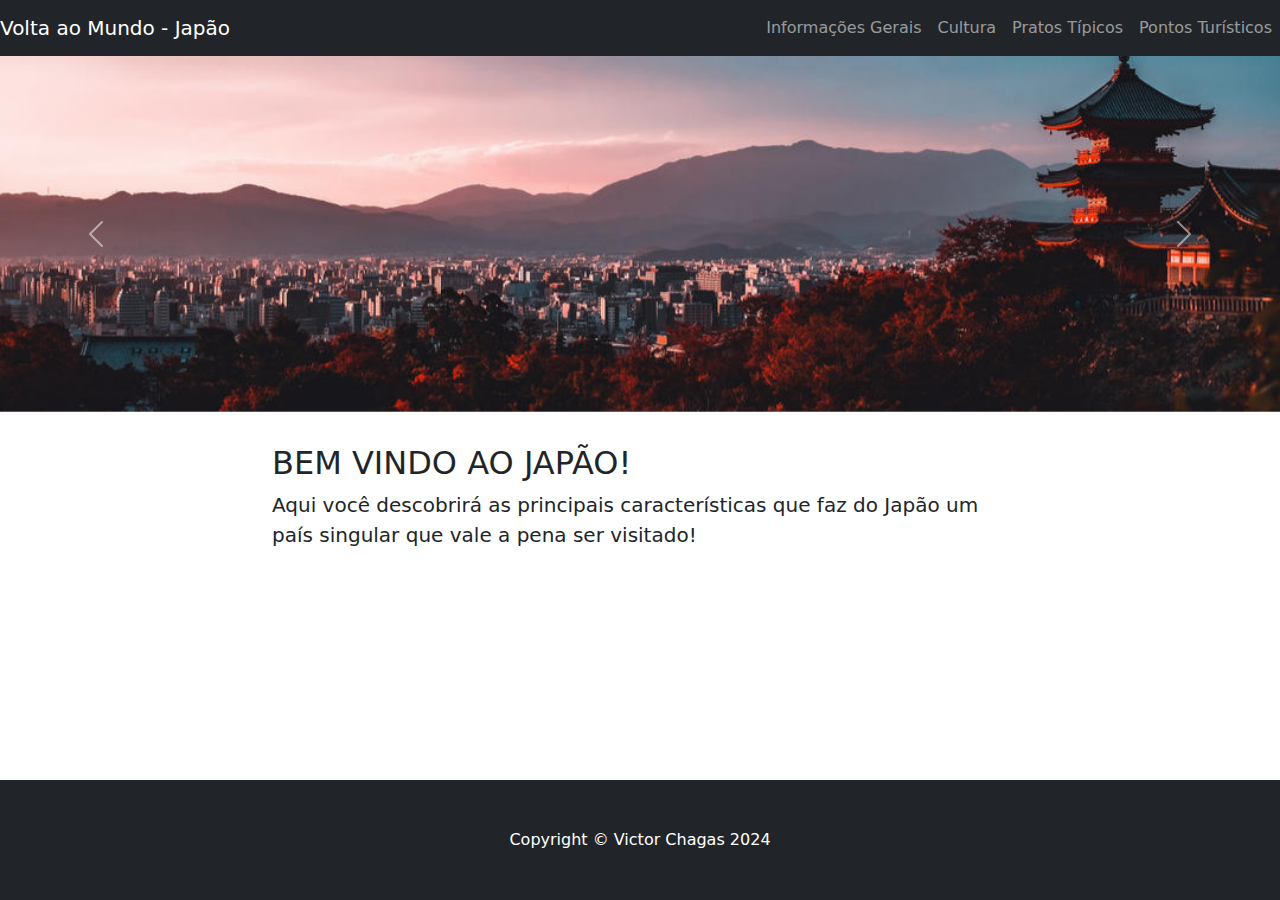
<file: index.html>
<!DOCTYPE html>
<html lang="en">
    <head>
        <meta charset="utf-8" />
        <meta name="viewport" content="width=device-width, initial-scale=1, shrink-to-fit=no" />
        <meta name="description" content="" />
        <meta name="author" content="" />
        <title>Volta ao Mundo - Japão</title>
        <link rel="icon" type="image/x-icon" href="assets/favicon.ico" />
        <link href="css/estilo.css" rel="stylesheet" />
    </head>

    <body class="d-flex flex-column min-vh-100">
        <nav class="navbar navbar-expand-lg navbar-dark bg-dark fixed-top" id="mainNav">
                <a class="navbar-brand" href="index.html">Volta ao Mundo - Japão</a>
                <button class="navbar-toggler" type="button" data-bs-toggle="collapse" data-bs-target="#navbarResponsive" aria-controls="navbarResponsive" aria-expanded="false" aria-label="Toggle navigation"><span class="navbar-toggler-icon"></span></button>
                <div class="collapse navbar-collapse" id="navbarResponsive">
                    <ul class="navbar-nav ms-auto">
                        <li class="nav-item"><a class="nav-link" href="inforgerais.html">Informações Gerais</a></li>
                        <li class="nav-item"><a class="nav-link" href="cultura.html">Cultura</a></li>
                        <li class="nav-item"><a class="nav-link" href="pratos.html">Pratos Típicos</a></li>
                        <li class="nav-item"><a class="nav-link" href="Pturisticos.html">Pontos Turísticos</a></li>
                    </ul>
                </div>
        </nav>
        <header>
            <div id="meuCarrossel" class="carousel slide" data-bs-ride="carousel">
                <div class="carousel-inner">
                  <div class="carousel-item active">
                    <img src="img/top1.jpg" class="d-block w-100" alt="...">
                  </div>
                  <div class="carousel-item">
                    <img src="img/top2.jpg" class="d-block w-100" alt="...">
                  </div>
                  <div class="carousel-item">
                    <img src="img/top3.jpg" class="d-block w-100" alt="...">
                  </div>
                </div>
                <button class="carousel-control-prev" type="button" data-bs-target="#meuCarrossel" data-bs-slide="prev">
                  <span class="carousel-control-prev-icon" aria-hidden="true"></span>
                  <span class="visually-hidden">Anterior</span>
                </button>
                <button class="carousel-control-next" type="button" data-bs-target="#meuCarrossel" data-bs-slide="next">
                  <span class="carousel-control-next-icon" aria-hidden="true"></span>
                  <span class="visually-hidden">Próximo</span>
                </button>
        </div>
                      </header>

        <section id="about">
            <div class="container px-8">
                <div class="row gx-4 justify-content-center">
                    <div class="col-lg-8">
                        <h2>BEM VINDO AO JAPÃO!</h2>
                        <p class="lead">Aqui você descobrirá as principais características que faz do Japão um país singular que vale a pena ser visitado! </p>
                        <ul>
                    </div>
                </div>
            </div>
        </section>
        <footer class="py-5 bg-dark mt-auto">        
            <p class="m-0 text-center text-white">Copyright © Victor Chagas 2024</p>
        </footer>
             
        <script src="https://cdn.jsdelivr.net/npm/bootstrap@5.2.3/dist/js/bootstrap.bundle.min.js"></script>
        <script src="js/scripts.js"></script>

    </body>
</html>
</file>
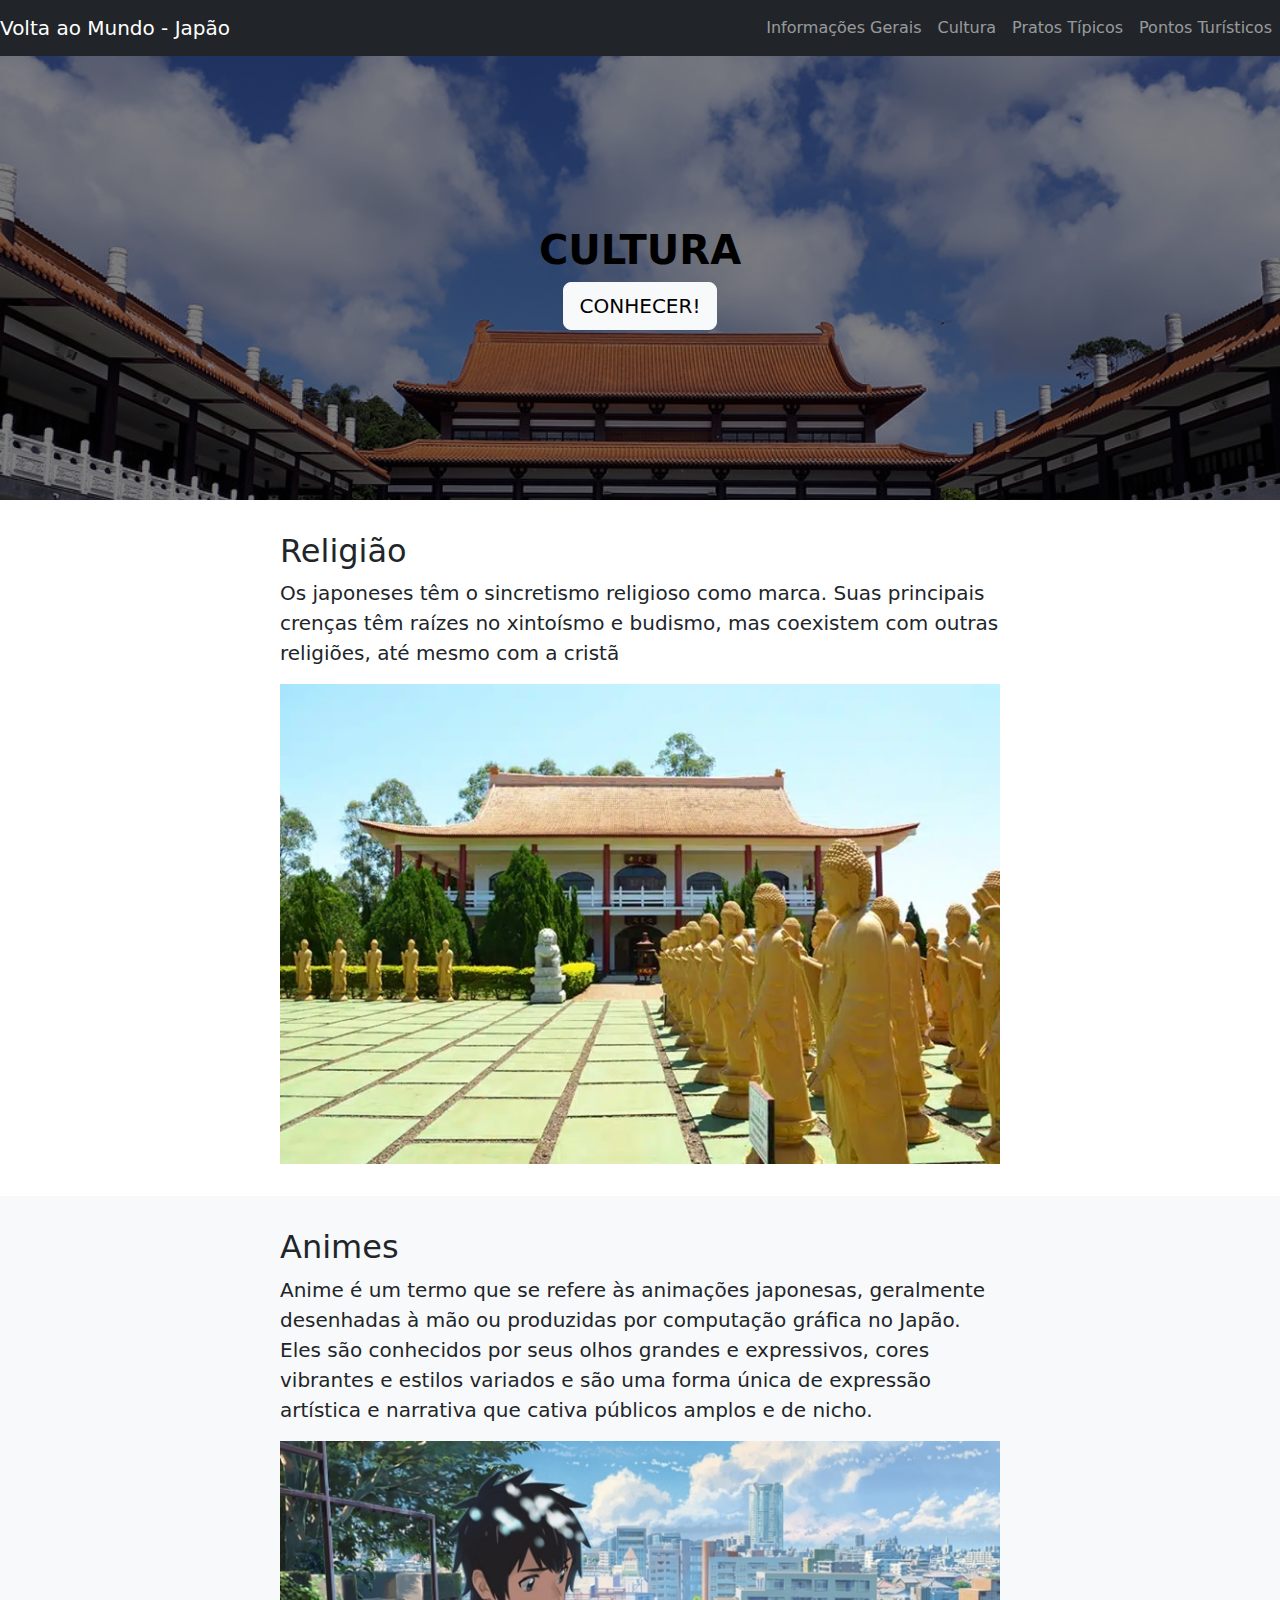
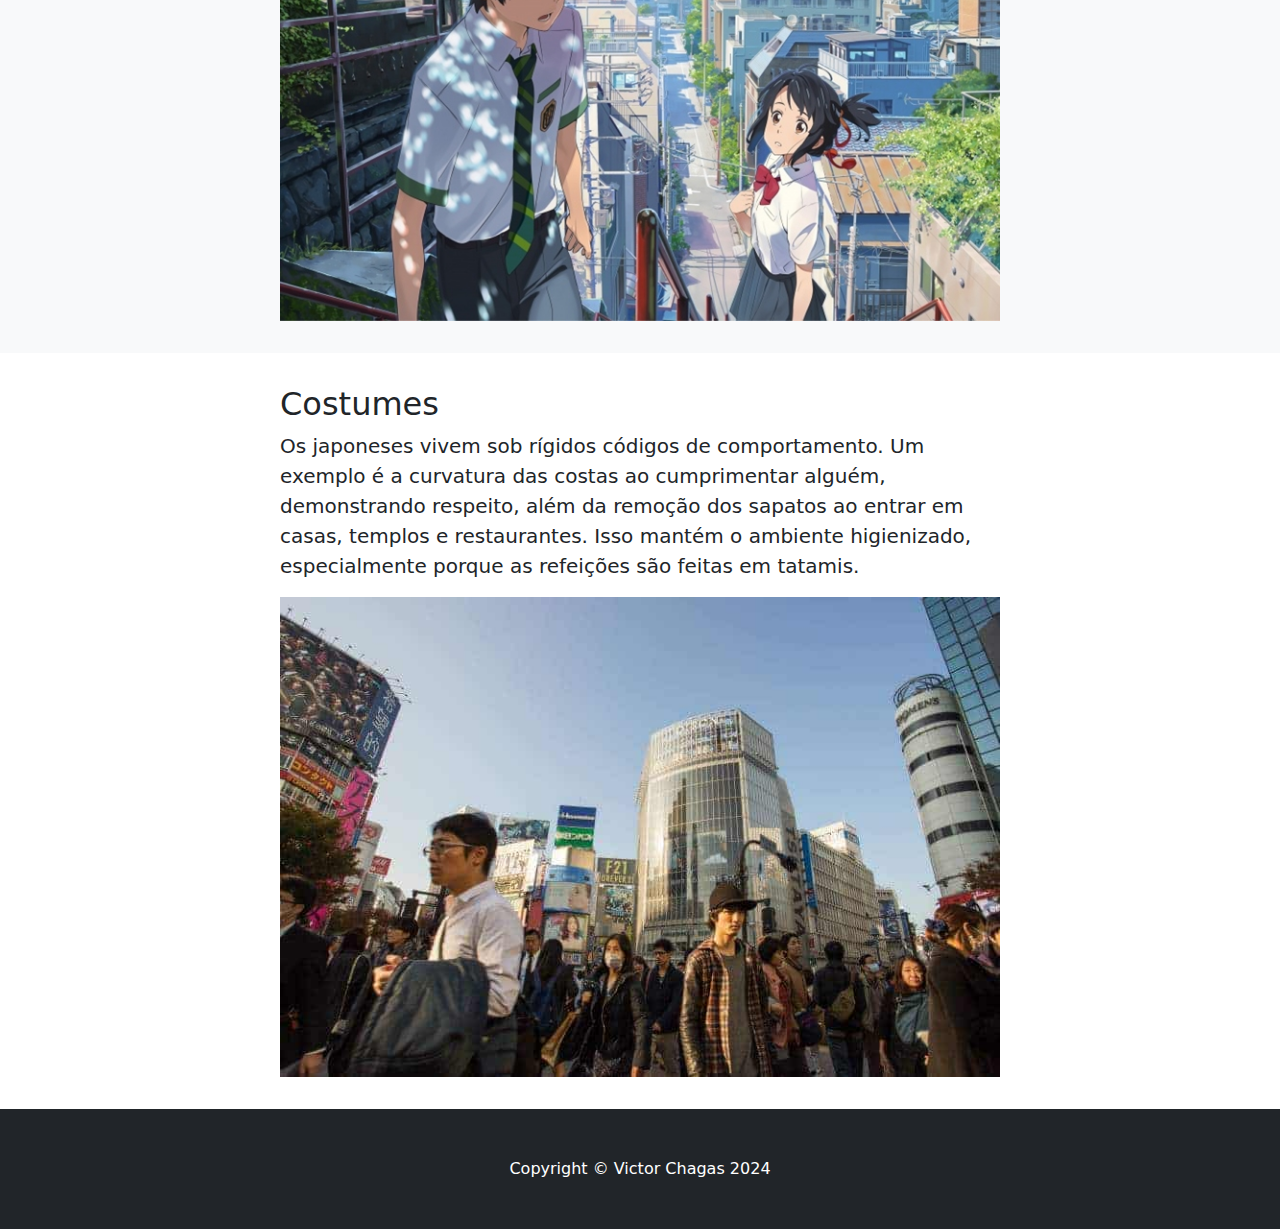
<file: cultura.html>
<!DOCTYPE html>
<html lang="en">
    <head>
        <meta charset="utf-8" />
        <meta name="viewport" content="width=device-width, initial-scale=1, shrink-to-fit=no" />
        <meta name="description" content="" />
        <meta name="author" content="" />
        <title>Cultura</title>
        <link rel="icon" type="image/x-icon" href="assets/favicon.ico" />
        <link href="css/estilo.css" rel="stylesheet" />
    </head>
    <body id="page-top">
        <nav class="navbar navbar-expand-lg navbar-dark bg-dark fixed-top" id="mainNav">
            <a class="navbar-brand" href="index.html">Volta ao Mundo - Japão</a>
            <button class="navbar-toggler" type="button" data-bs-toggle="collapse" data-bs-target="#navbarResponsive" aria-controls="navbarResponsive" aria-expanded="false" aria-label="Toggle navigation"><span class="navbar-toggler-icon"></span></button>
            <div class="collapse navbar-collapse" id="navbarResponsive">
                <ul class="navbar-nav ms-auto">
                    <li class="nav-item"><a class="nav-link" href="inforgerais.html">Informações Gerais</a></li>
                    <li class="nav-item"><a class="nav-link" href="cultura.html">Cultura</a></li>
                    <li class="nav-item"><a class="nav-link" href="pratos.html">Pratos Típicos</a></li>
                    <li class="nav-item"><a class="nav-link" href="Pturisticos.html">Pontos Turísticos</a></li>
                </ul>
            </div>
    </nav>
        <style>
    .bg-image {
        background: 
            linear-gradient(
                rgba(0, 0, 0, 0.5), 
                rgba(0, 0, 0, 0.5)
            ),
            url('img/templo1.jpg');
        background-repeat: no-repeat;
        background-size: cover;
        height: 500px;
        display: flex;
        align-items: center;
        justify-content: center;
    }
</style>
        </style>
        <header class="bg-image">
            <div class="container px-4 text-center">
                <h1 class="fw-bolder">CULTURA</h1>
                <a class="btn btn-lg btn-light" href="#about">CONHECER!</a>
            </div>
        </header>
        <style>
            .img-fluid {
                width: 100%;
                height: auto;
            }
        </style>
        
        <section id="about">
            <div class="container px-4">
                <div class="row gx-4 justify-content-center">
                    <div class="col-lg-8">
                        <h2>Religião</h2>
                        <p class="lead">Os japoneses têm o sincretismo religioso como marca. Suas principais crenças têm raízes no xintoísmo e budismo, mas coexistem com outras religiões, até mesmo com a cristã</p>
                        <img src="img/cultura2.jpg" class="img-fluid" alt="Descrição da imagem">
                    </div>
                </div>
            </div>
        </section>
        
        <section class="bg-light" id="services">
            <div class="container px-4">
                <div class="row gx-4 justify-content-center">
                    <div class="col-lg-8">
                        <h2>Animes</h2>
                        <p class="lead">Anime é um termo que se refere às animações japonesas, geralmente desenhadas à mão ou produzidas por computação gráfica no Japão. Eles são conhecidos por seus olhos grandes e expressivos, cores vibrantes e estilos variados e são uma forma única de expressão artística e narrativa que cativa públicos amplos e de nicho.</p>
                                                <img src="img/cultura3.jpg" class="img-fluid" alt="Descrição da imagem">

                    </div>
                </div>
            </div>
        </section>
        <section id="contact">
            <div class="container px-4">
                <div class="row gx-4 justify-content-center">
                    <div class="col-lg-8">
                        <h2>Costumes</h2>
                        <p class="lead"> Os japoneses vivem sob rígidos códigos de comportamento. Um exemplo é a curvatura das costas ao cumprimentar alguém, demonstrando respeito, além da remoção dos sapatos ao entrar em casas, templos e restaurantes. Isso mantém o ambiente higienizado, especialmente porque as refeições são feitas em tatamis.</p>
                                                <img src="img/cultura4.jpg" class="img-fluid" alt="Descrição da imagem">

                    </div>
                </div>
            </div>
        </section>
        <footer class="py-5 bg-dark">
            <div class="container px-4"><p class="m-0 text-center text-white">Copyright &copy; Victor Chagas 2024</p></div>
        </footer>
        <script src="https://cdn.jsdelivr.net/npm/bootstrap@5.2.3/dist/js/bootstrap.bundle.min.js"></script>
        <script src="js/scripts.js"></script>
    </body>
</html>
</file>
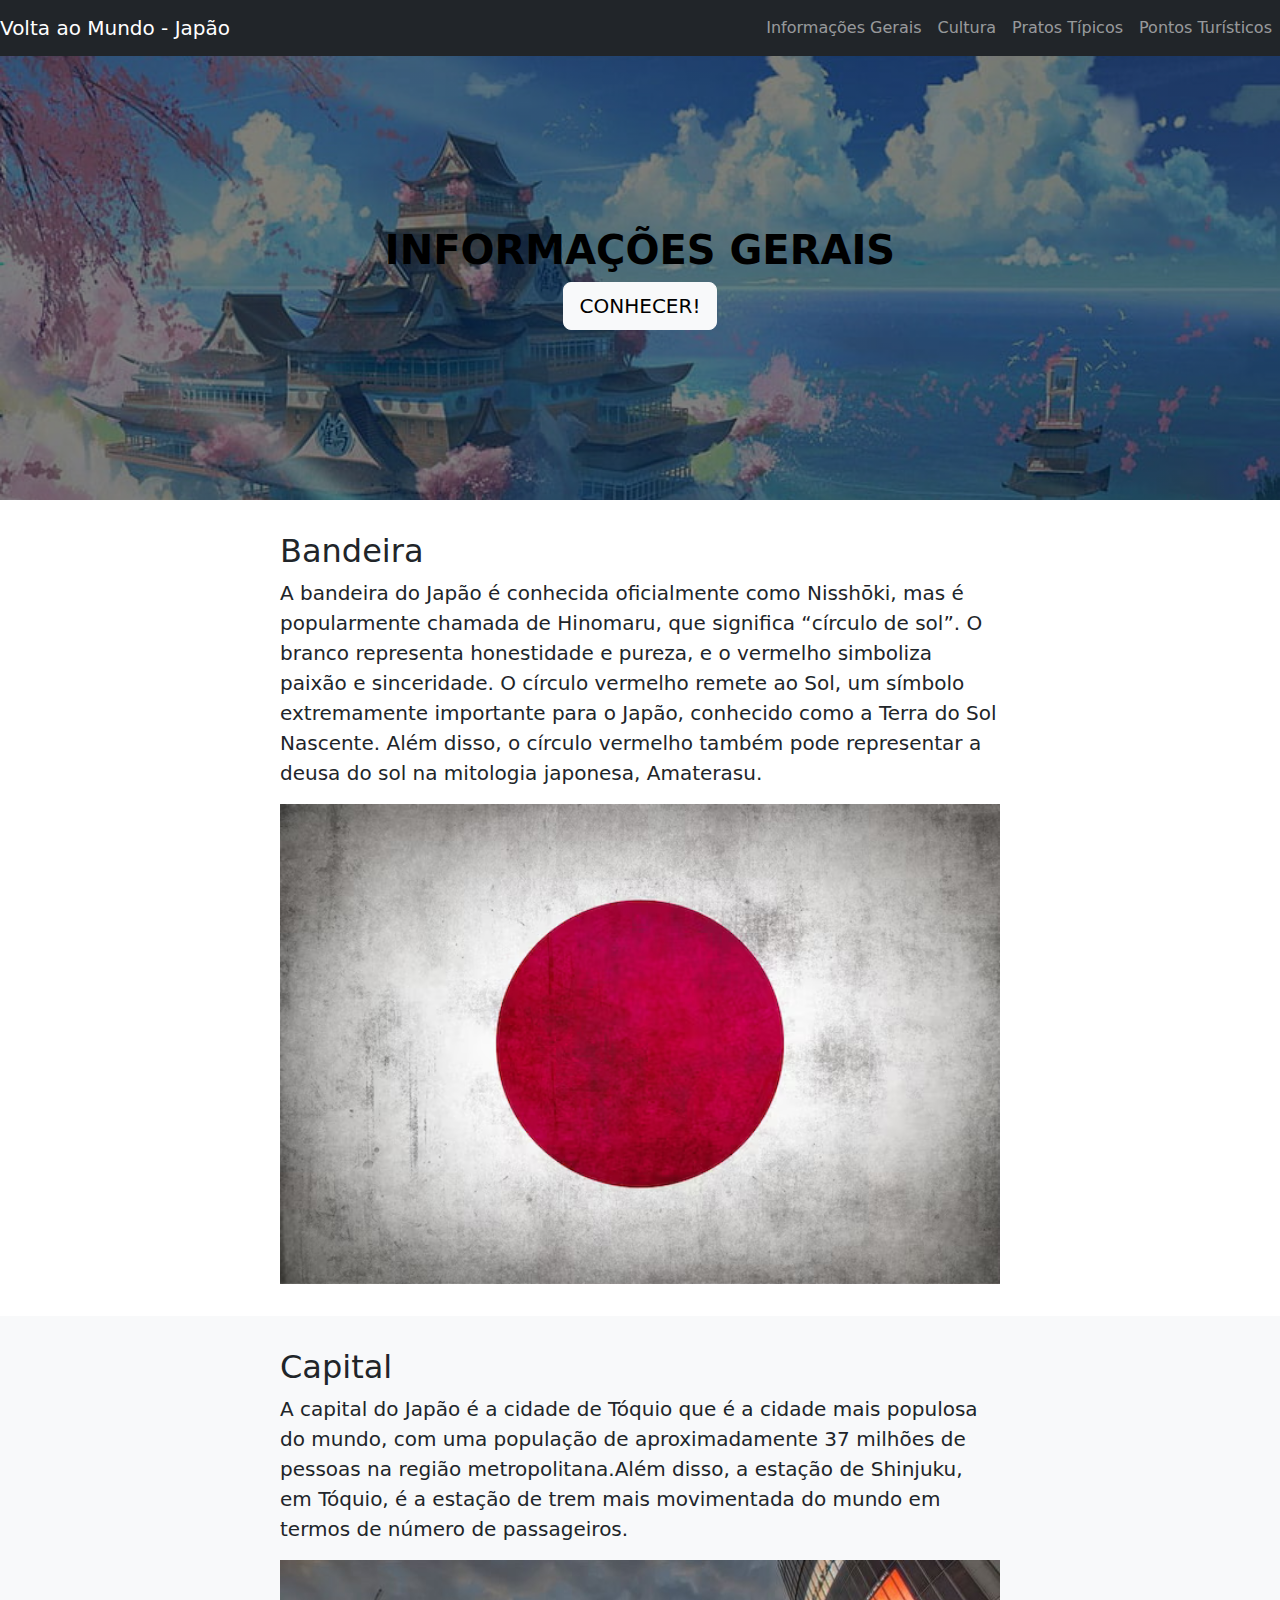
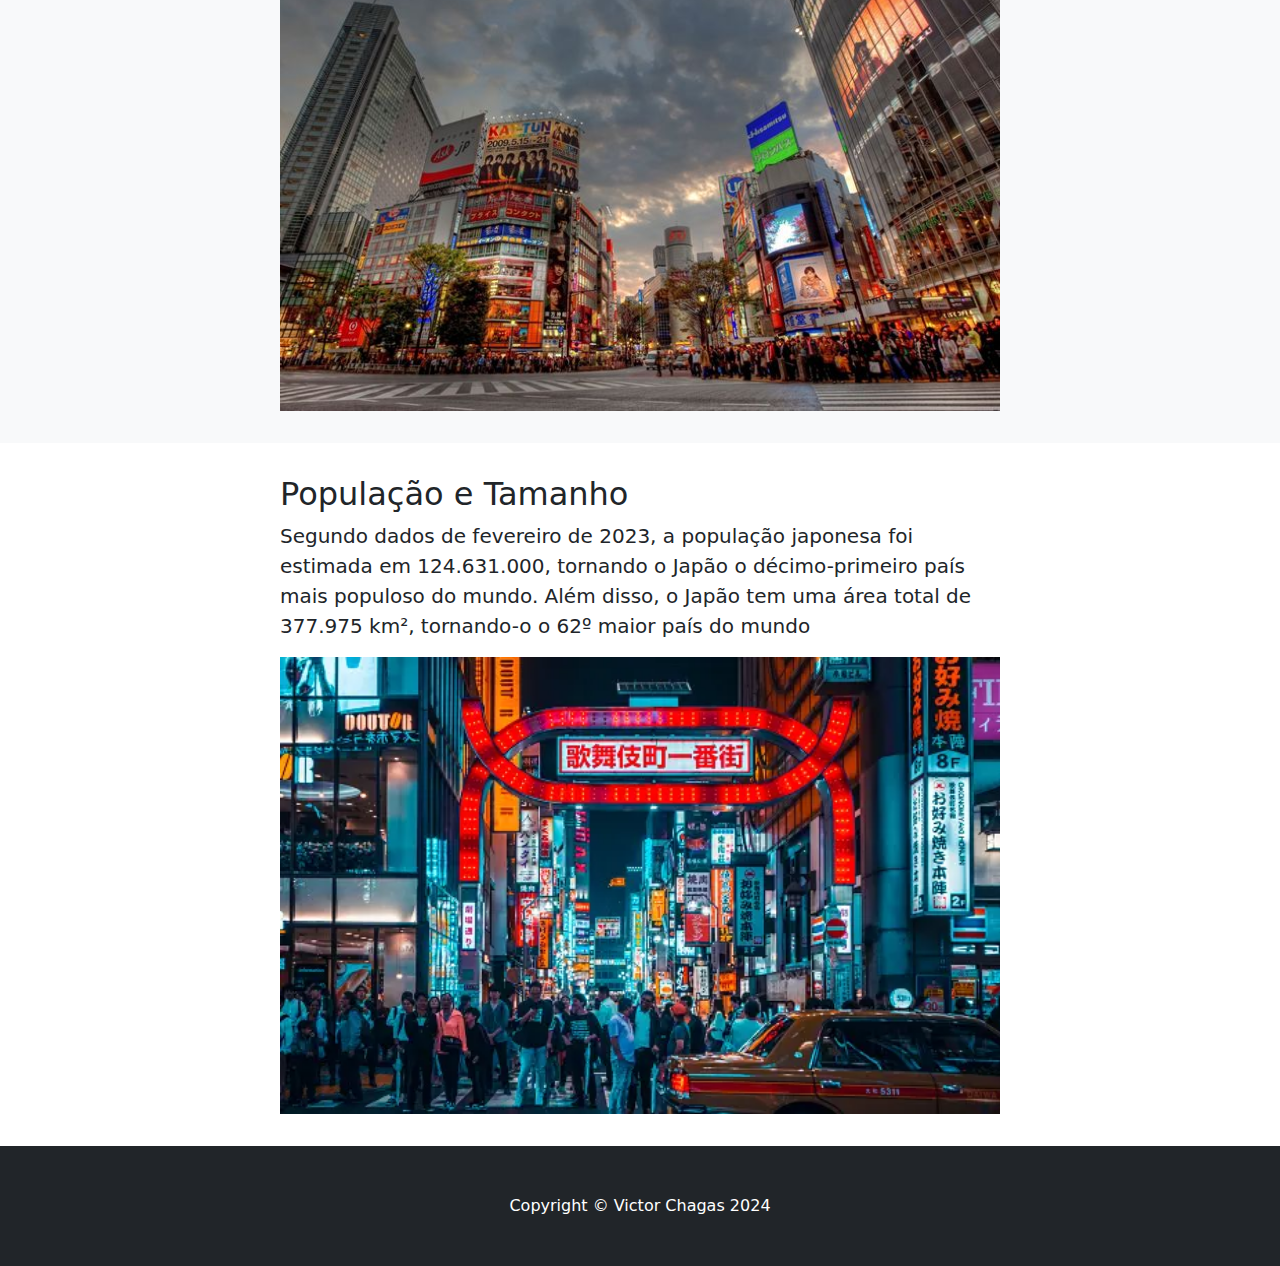
<file: inforgerais.html>
<!DOCTYPE html>
<html lang="en">
    <head>
        <meta charset="utf-8" />
        <meta name="viewport" content="width=device-width, initial-scale=1, shrink-to-fit=no" />
        <meta name="description" content="" />
        <meta name="author" content="" />
        <title>Informações Gerais</title>
        <link rel="icon" type="image/x-icon" href="assets/favicon.ico" />
        <link href="css/estilo.css" rel="stylesheet" />
    </head>
    <body id="page-top">
        <nav class="navbar navbar-expand-lg navbar-dark bg-dark fixed-top" id="mainNav">
            <a class="navbar-brand" href="index.html">Volta ao Mundo - Japão</a>
            <button class="navbar-toggler" type="button" data-bs-toggle="collapse" data-bs-target="#navbarResponsive" aria-controls="navbarResponsive" aria-expanded="false" aria-label="Toggle navigation"><span class="navbar-toggler-icon"></span></button>
            <div class="collapse navbar-collapse" id="navbarResponsive">
                <ul class="navbar-nav ms-auto">
                    <li class="nav-item"><a class="nav-link" href="inforgerais.html">Informações Gerais</a></li>
                    <li class="nav-item"><a class="nav-link" href="cultura.html">Cultura</a></li>
                    <li class="nav-item"><a class="nav-link" href="pratos.html">Pratos Típicos</a></li>
                    <li class="nav-item"><a class="nav-link" href="Pturisticos.html">Pontos Turísticos</a></li>
                </ul>
            </div>
    </nav>
        <style>
    .bg-image {
        background: 
            linear-gradient(
                rgba(0, 0, 0, 0.5), 
                rgba(0, 0, 0, 0.5)
            ),
            url('img/head1.png');
        background-repeat: no-repeat;
        background-size: cover;
        height: 500px;
        display: flex;
        align-items: center;
        justify-content: center;
    }
</style>
        </style>
        <header class="bg-image">
            <div class="container px-4 text-center">
                <h1 class="fw-bolder">INFORMAÇÕES GERAIS</h1>
                <a class="btn btn-lg btn-light" href="#about">CONHECER!</a>
            </div>
        </header>
        <style>
            .img-fluid {
                width: 100%;
                height: auto;
            }
        </style>
        
        <section id="about">
            <div class="container px-4">
                <div class="row gx-4 justify-content-center">
                    <div class="col-lg-8">
                        <h2>Bandeira</h2>
                        <p class="lead">A bandeira do Japão é conhecida oficialmente como Nisshōki, mas é popularmente chamada de Hinomaru, que significa “círculo de sol”. O branco representa honestidade e pureza, e o vermelho simboliza paixão e sinceridade. O círculo vermelho remete ao Sol, um símbolo extremamente importante para o Japão, conhecido como a Terra do Sol Nascente. Além disso, o círculo vermelho também pode representar a deusa do sol na mitologia japonesa, Amaterasu.</p>
                        <img src="img/bandeira.png" class="img-fluid" alt="Descrição da imagem">
                    </div>
                </div>
            </div>
        </section>
        
        <section class="bg-light" id="services">
            <div class="container px-4">
                <div class="row gx-4 justify-content-center">
                    <div class="col-lg-8">
                        <h2>Capital</h2>
                        <p class="lead">A capital do Japão é a cidade de Tóquio que é a cidade mais populosa do mundo, com uma população de aproximadamente 37 milhões de pessoas na região metropolitana.Além disso, a estação de Shinjuku, em Tóquio, é a estação de trem mais movimentada do mundo em termos de número de passageiros.</p>
                                                <img src="img/toquio.jpg" class="img-fluid" alt="Descrição da imagem">

                    </div>
                </div>
            </div>
        </section>
        <section id="contact">
            <div class="container px-4">
                <div class="row gx-4 justify-content-center">
                    <div class="col-lg-8">
                        <h2>População e Tamanho</h2>
                        <p class="lead">Segundo dados de fevereiro de 2023, a população japonesa foi estimada em 124.631.000, tornando o Japão o décimo-primeiro país mais populoso do mundo. Além disso, o Japão tem uma área total de 377.975 km², tornando-o o 62º maior país do mundo</p>
                                                <img src="img/populacao.png" class="img-fluid" alt="Descrição da imagem">

                    </div>
                </div>
            </div>
        </section>
        <footer class="py-5 bg-dark">
            <div class="container px-4"><p class="m-0 text-center text-white">Copyright &copy; Victor Chagas 2024</p></div>
        </footer>
        <script src="https://cdn.jsdelivr.net/npm/bootstrap@5.2.3/dist/js/bootstrap.bundle.min.js"></script>
        <script src="js/scripts.js"></script>
    </body>
</html>
</file>
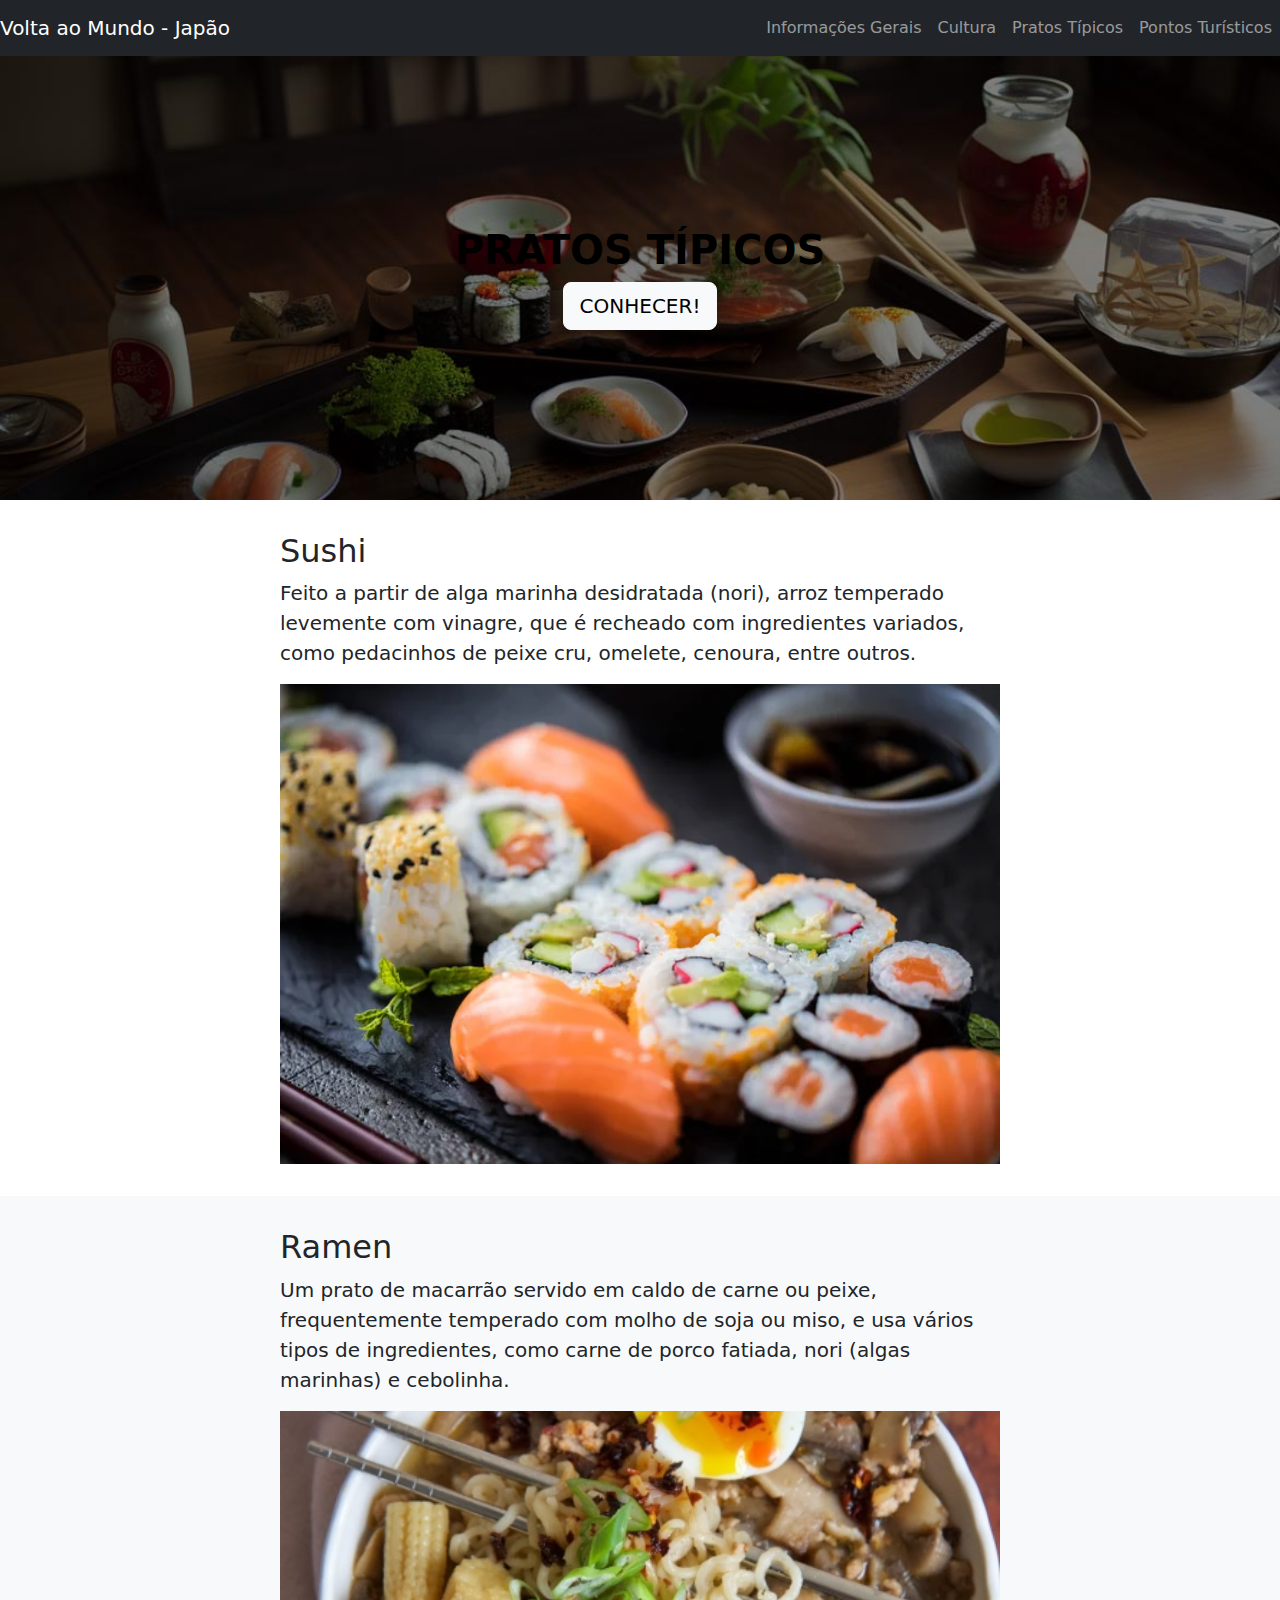
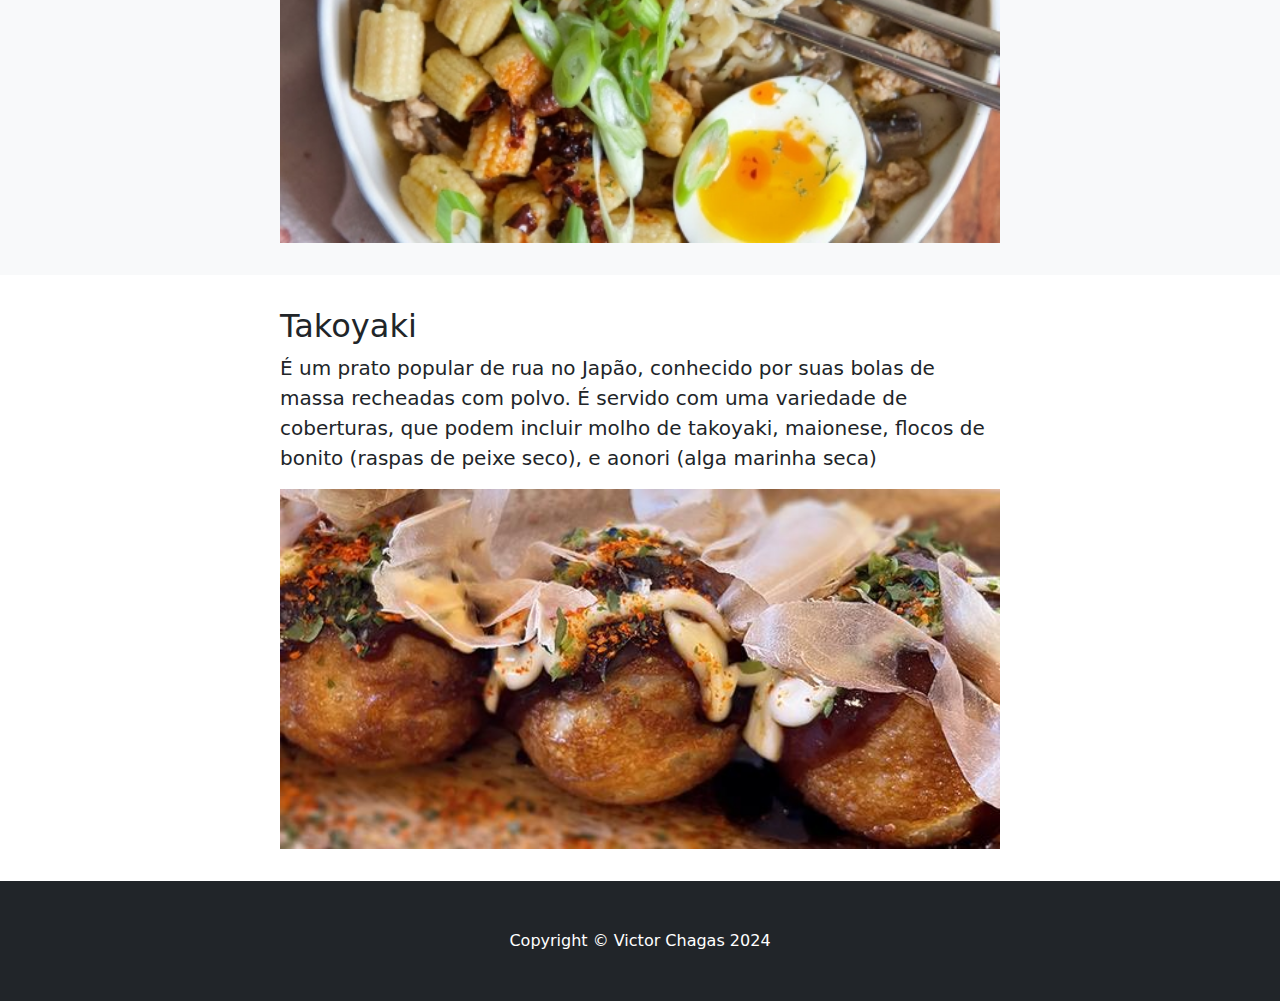
<file: pratos.html>
<!DOCTYPE html>
<html lang="en">
    <head>
        <meta charset="utf-8" />
        <meta name="viewport" content="width=device-width, initial-scale=1, shrink-to-fit=no" />
        <meta name="description" content="" />
        <meta name="author" content="" />
        <title>Pratos Típicos</title>
        <link rel="icon" type="image/x-icon" href="assets/favicon.ico" />
        <link href="css/estilo.css" rel="stylesheet" />
    </head>
    <body id="page-top">
        <nav class="navbar navbar-expand-lg navbar-dark bg-dark fixed-top" id="mainNav">
            <a class="navbar-brand" href="index.html">Volta ao Mundo - Japão</a>
            <button class="navbar-toggler" type="button" data-bs-toggle="collapse" data-bs-target="#navbarResponsive" aria-controls="navbarResponsive" aria-expanded="false" aria-label="Toggle navigation"><span class="navbar-toggler-icon"></span></button>
            <div class="collapse navbar-collapse" id="navbarResponsive">
                <ul class="navbar-nav ms-auto">
                    <li class="nav-item"><a class="nav-link" href="inforgerais.html">Informações Gerais</a></li>
                    <li class="nav-item"><a class="nav-link" href="cultura.html">Cultura</a></li>
                    <li class="nav-item"><a class="nav-link" href="pratos.html">Pratos Típicos</a></li>
                    <li class="nav-item"><a class="nav-link" href="Pturisticos.html">Pontos Turísticos</a></li>
                </ul>
            </div>
    </nav>
        <style>
    .bg-image {
        background: 
            linear-gradient(
                rgba(0, 0, 0, 0.5), 
                rgba(0, 0, 0, 0.5)
            ),
            url('img/pratos1.jpg');
        background-repeat: no-repeat;
        background-size: cover;
        height: 500px;
        display: flex;
        align-items: center;
        justify-content: center;
    }
</style>
        </style>
        <header class="bg-image">
            <div class="container px-4 text-center">
                <h1 class="fw-bolder">PRATOS TÍPICOS</h1>
                <a class="btn btn-lg btn-light" href="#about">CONHECER!</a>
            </div>
        </header>
        <style>
            .img-fluid {
                width: 100%;
                height: auto;
            }
        </style>
        
        <section id="about">
            <div class="container px-4">
                <div class="row gx-4 justify-content-center">
                    <div class="col-lg-8">
                        <h2>Sushi</h2>
                        <p class="lead">Feito a partir de alga marinha desidratada (nori), arroz temperado levemente com vinagre, que é recheado com ingredientes variados, como pedacinhos de peixe cru, omelete, cenoura, entre outros.</p>
                        <img src="img/pratos2.jpg" class="img-fluid" alt="Descrição da imagem">
                    </div>
                </div>
            </div>
        </section>
        
        <section class="bg-light" id="services">
            <div class="container px-4">
                <div class="row gx-4 justify-content-center">
                    <div class="col-lg-8">
                        <h2>Ramen</h2>
                        <p class="lead">Um prato de macarrão servido em caldo de carne ou peixe, frequentemente temperado com molho de soja ou miso, e usa vários tipos de ingredientes, como carne de porco fatiada, nori (algas marinhas) e cebolinha.</p>
                                                <img src="img/japao3.png" class="img-fluid" alt="Descrição da imagem">

                    </div>
                </div>
            </div>
        </section>
        <section id="contact">
            <div class="container px-4">
                <div class="row gx-4 justify-content-center">
                    <div class="col-lg-8">
                        <h2>Takoyaki</h2>
                        <p class="lead"> É um prato popular de rua no Japão, conhecido por suas bolas de massa recheadas com polvo. É servido com uma variedade de coberturas, que podem incluir molho de takoyaki, maionese, flocos de bonito (raspas de peixe seco), e aonori (alga marinha seca)</p>
                                                <img src="img/japao4.jpg" class="img-fluid" alt="Descrição da imagem">

                    </div>
                </div>
            </div>
        </section>
        <footer class="py-5 bg-dark">
            <div class="container px-4"><p class="m-0 text-center text-white">Copyright &copy; Victor Chagas 2024</p></div>
        </footer>
        <script src="https://cdn.jsdelivr.net/npm/bootstrap@5.2.3/dist/js/bootstrap.bundle.min.js"></script>
        <script src="js/scripts.js"></script>
    </body>
</html>
</file>
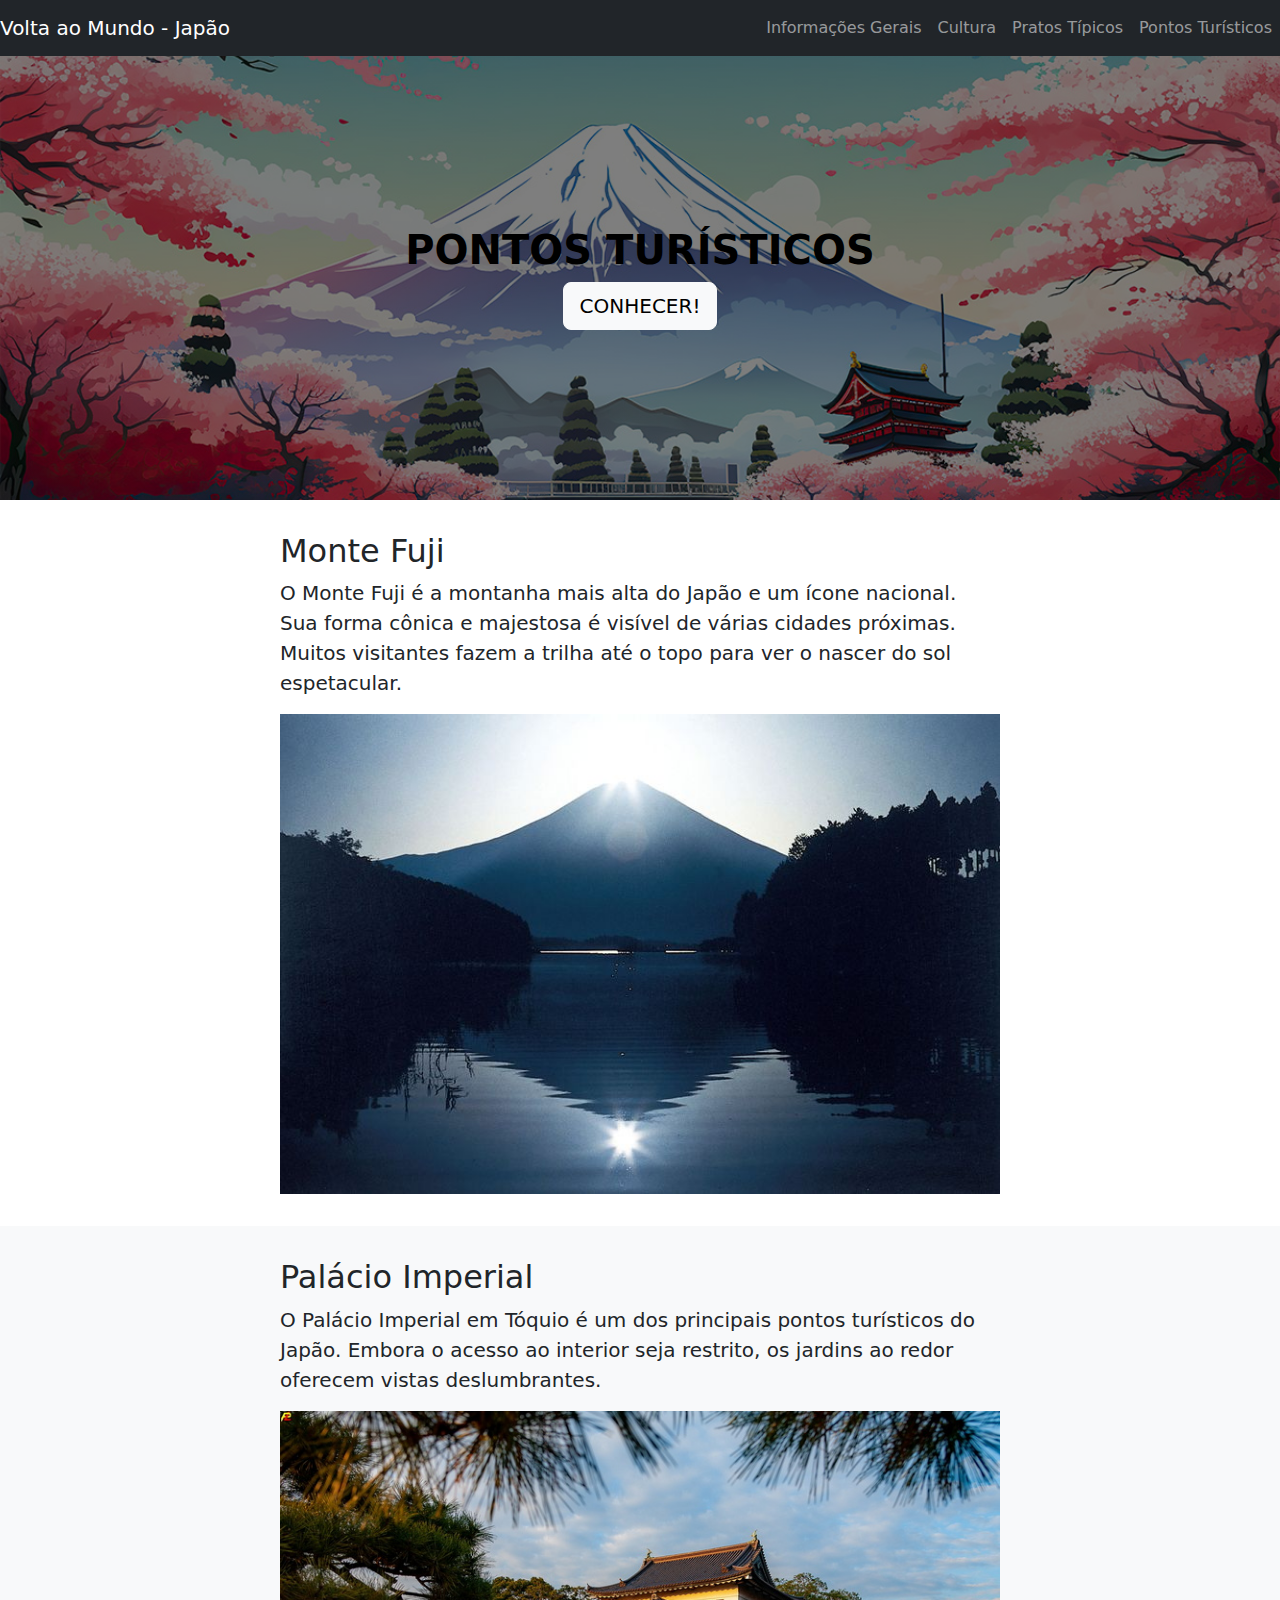
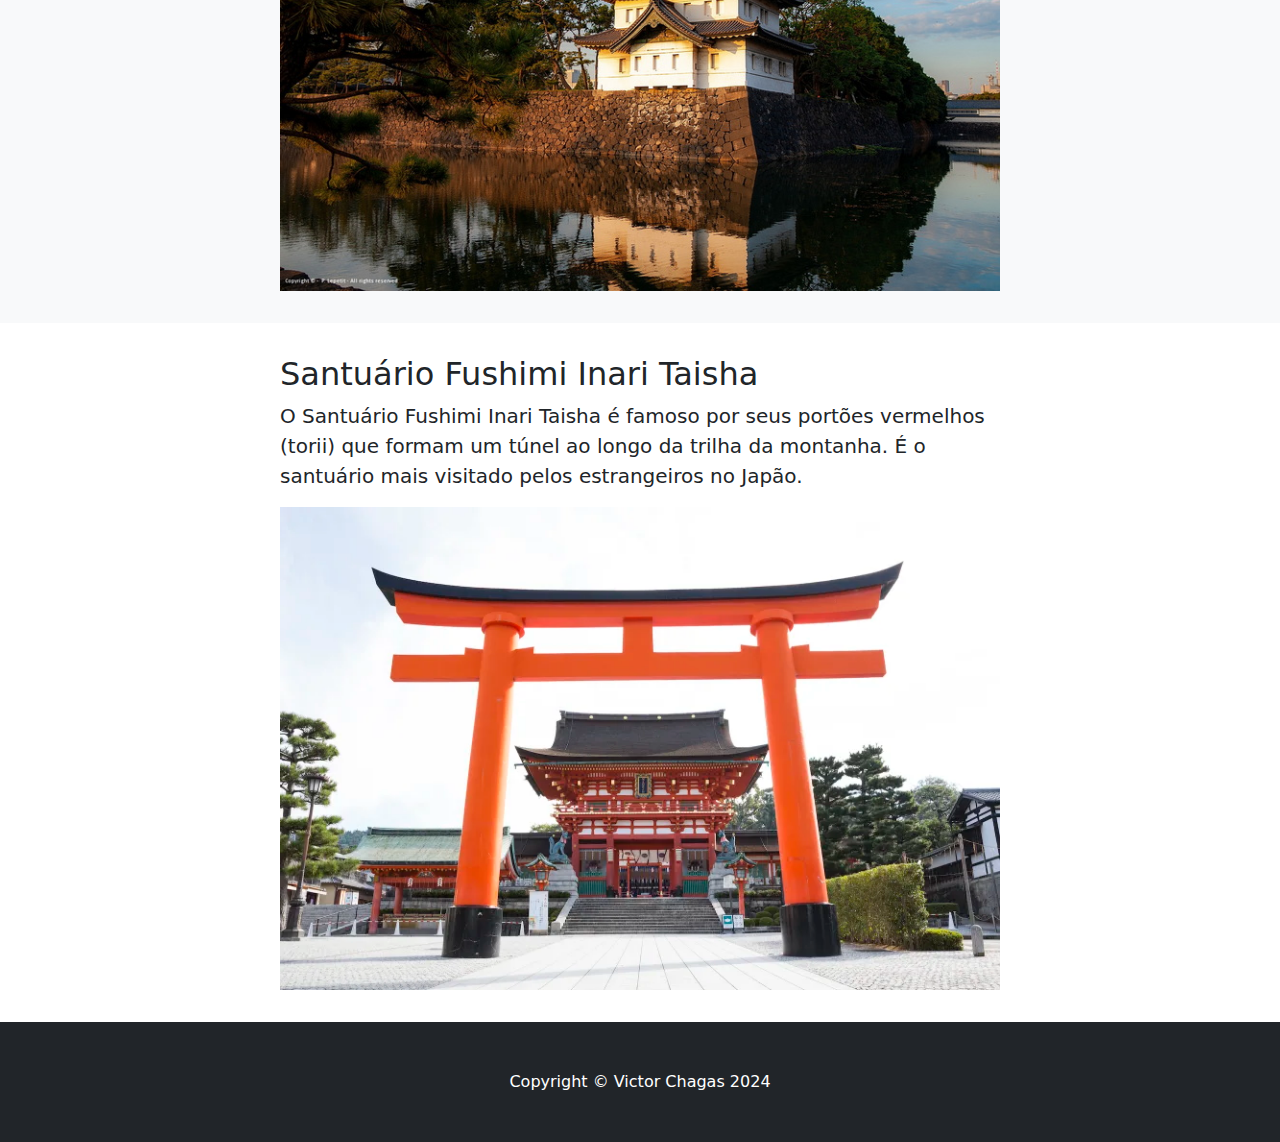
<file: Pturisticos.html>
<!DOCTYPE html>
<html lang="en">
    <head>
        <meta charset="utf-8" />
        <meta name="viewport" content="width=device-width, initial-scale=1, shrink-to-fit=no" />
        <meta name="description" content="" />
        <meta name="author" content="" />
        <title>Pontos Turísticos</title>
        <link rel="icon" type="image/x-icon" href="assets/favicon.ico" />
        <link href="css/estilo.css" rel="stylesheet" />
    </head>
    <body id="page-top">
        <nav class="navbar navbar-expand-lg navbar-dark bg-dark fixed-top" id="mainNav">
            <a class="navbar-brand" href="index.html">Volta ao Mundo - Japão</a>
            <button class="navbar-toggler" type="button" data-bs-toggle="collapse" data-bs-target="#navbarResponsive" aria-controls="navbarResponsive" aria-expanded="false" aria-label="Toggle navigation"><span class="navbar-toggler-icon"></span></button>
            <div class="collapse navbar-collapse" id="navbarResponsive">
                <ul class="navbar-nav ms-auto">
                    <li class="nav-item"><a class="nav-link" href="inforgerais.html">Informações Gerais</a></li>
                    <li class="nav-item"><a class="nav-link" href="cultura.html">Cultura</a></li>
                    <li class="nav-item"><a class="nav-link" href="pratos.html">Pratos Típicos</a></li>
                    <li class="nav-item"><a class="nav-link" href="Pturisticos.html">Pontos Turísticos</a></li>
                </ul>
            </div>
    </nav>
        <style>
    .bg-image {
        background: 
            linear-gradient(
                rgba(0, 0, 0, 0.5), 
                rgba(0, 0, 0, 0.5)
            ),
            url('img/ponto1.jpg');
        background-repeat: no-repeat;
        background-size: cover;
        height: 500px;
        display: flex;
        align-items: center;
        justify-content: center;
    }
</style>
        </style>
        <header class="bg-image">
            <div class="container px-4 text-center">
                <h1 class="fw-bolder">PONTOS TURÍSTICOS</h1>
                <a class="btn btn-lg btn-light" href="#about">CONHECER!</a>
            </div>
        </header>
        <style>
            .img-fluid {
                width: 100%;
                height: auto;
            }
        </style>
        
        <section id="about">
            <div class="container px-4">
                <div class="row gx-4 justify-content-center">
                    <div class="col-lg-8">
                        <h2>Monte Fuji</h2>
                        <p class="lead">O Monte Fuji é a montanha mais alta do Japão e um ícone nacional. Sua forma cônica e majestosa é visível de várias cidades próximas. Muitos visitantes fazem a trilha até o topo para ver o nascer do sol espetacular.</p>
                        <img src="img/ponto2.jpg" class="img-fluid" alt="Descrição da imagem">
                    </div>
                </div>
            </div>
        </section>
        
        <section class="bg-light" id="services">
            <div class="container px-4">
                <div class="row gx-4 justify-content-center">
                    <div class="col-lg-8">
                        <h2>Palácio Imperial</h2>
                        <p class="lead">O Palácio Imperial em Tóquio é um dos principais pontos turísticos do Japão. Embora o acesso ao interior seja restrito, os jardins ao redor oferecem vistas deslumbrantes.</p>
                                                <img src="img/ponto3.jpg" class="img-fluid" alt="Descrição da imagem">

                    </div>
                </div>
            </div>
        </section>
        <section id="contact">
            <div class="container px-4">
                <div class="row gx-4 justify-content-center">
                    <div class="col-lg-8">
                        <h2>Santuário Fushimi Inari Taisha</h2>
                        <p class="lead"> O Santuário Fushimi Inari Taisha é famoso por seus portões vermelhos (torii) que formam um túnel ao longo da trilha da montanha. É o santuário mais visitado pelos estrangeiros no Japão.</p>
                                                <img src="img/ponto4.png" class="img-fluid" alt="Descrição da imagem">

                    </div>
                </div>
            </div>
        </section>
        <footer class="py-5 bg-dark">
            <div class="container px-4"><p class="m-0 text-center text-white">Copyright &copy; Victor Chagas 2024</p></div>
        </footer>
        <script src="https://cdn.jsdelivr.net/npm/bootstrap@5.2.3/dist/js/bootstrap.bundle.min.js"></script>
        <script src="js/scripts.js"></script>
    </body>
</html>
</file>
